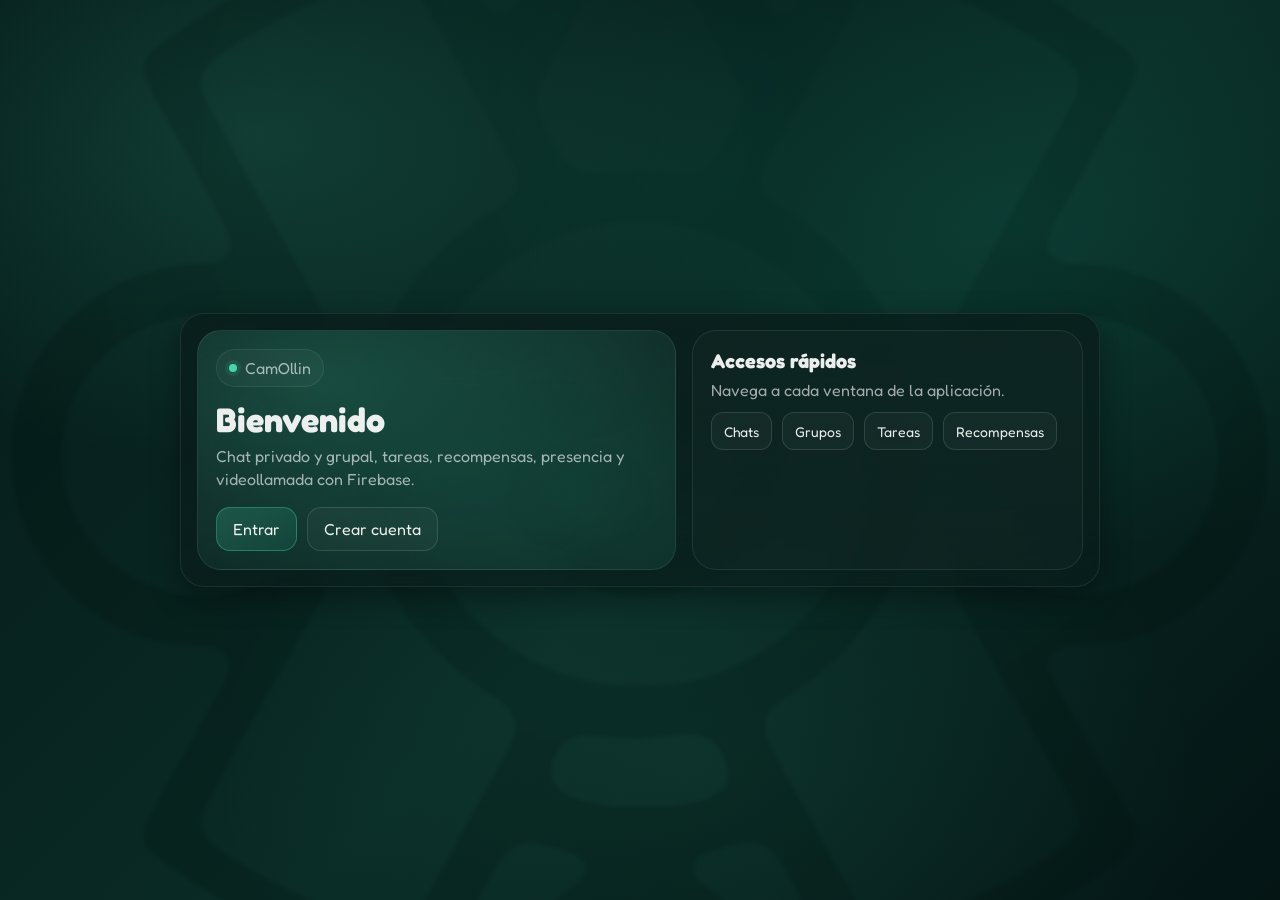
<file: index.html>
<!doctype html>
<html lang="es">
<head>
  <meta charset="utf-8" />
  <meta name="viewport" content="width=device-width, initial-scale=1" />
  <link rel="stylesheet" href="styles.css" />
  <title>Bienvenida</title>
</head>
<body>
  <div class="auth">
    <div class="card authCard">
      <div class="hero">
        <div class="pill"><span class="badgeDot"></span> CamOllin</div>
        <h1 class="h1" style="margin-top:14px;">Bienvenido</h1>
        <p class="p">Chat privado y grupal, tareas, recompensas, presencia y videollamada con Firebase.</p>
        <div class="smallLinks" style="margin-top:16px;">
          <a class="btn primary" href="login.html">Entrar</a>
          <a class="btn" href="registro.html">Crear cuenta</a>
        </div>
      </div>

      <div class="form">
        <h2 class="h2">Accesos rápidos</h2>
        <p class="p">Navega a cada ventana de la aplicación.</p>
        <div class="smallLinks">
          <a class="btn small" href="dashboard.html">Chats</a>
          <a class="btn small" href="crear-grupo.html">Grupos</a>
          <a class="btn small" href="tareas-grupo.html">Tareas</a>
          <a class="btn small" href="recompensas.html">Recompensas</a>
        </div>
      </div>
    </div>
  </div>
</body>
</html>
</file>
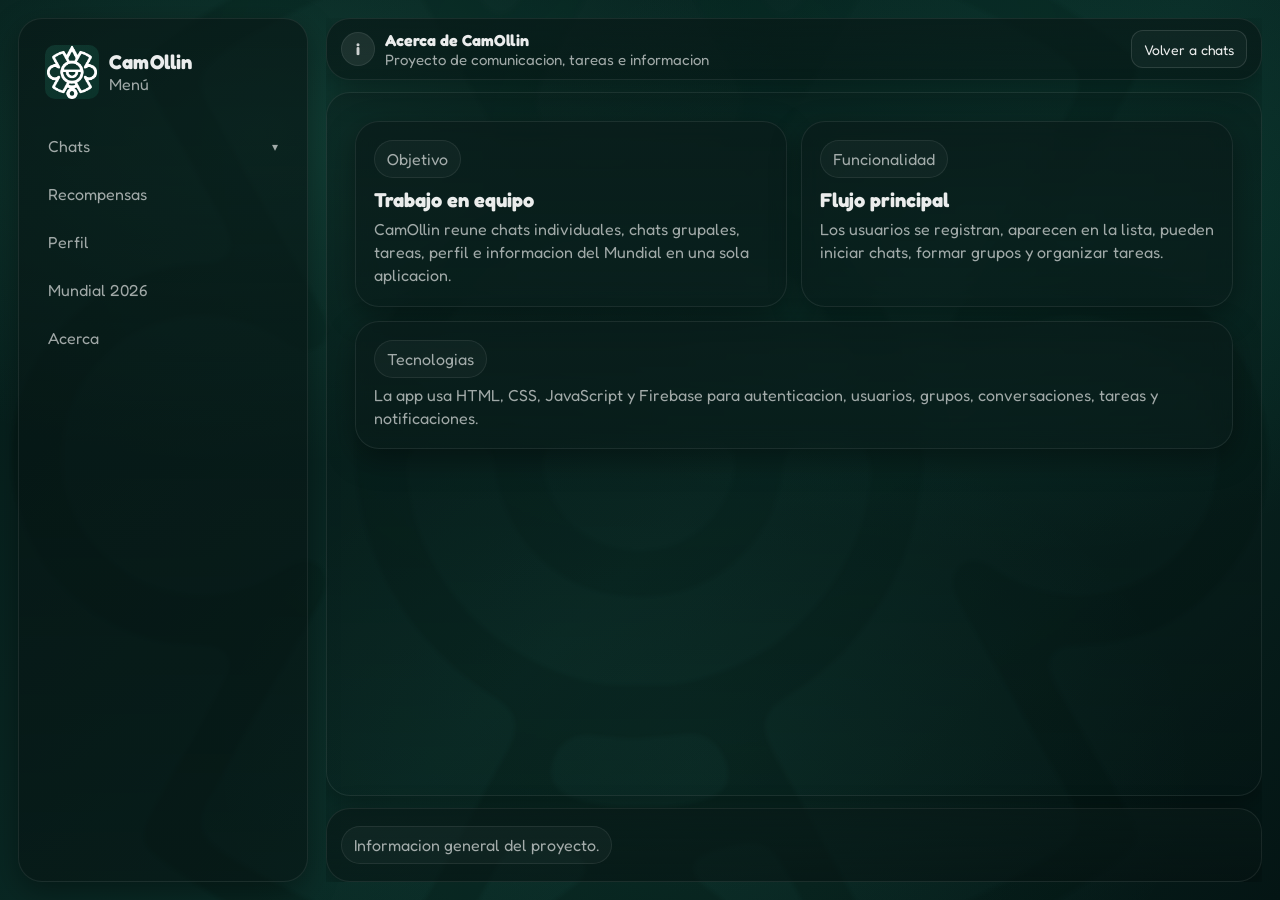
<file: acerca-de.html>
<!doctype html>
<html lang="es">
<head>
  <meta charset="utf-8" />
  <meta name="viewport" content="width=device-width,initial-scale=1" />
  <link rel="stylesheet" href="styles.css" />
  <title>Acerca de</title>
</head>
<body class="scrollPage">
<div class="app">
  <aside class="sidebar">
  <div class="brand">
    <div class="logo"></div>
    <div>
      <b class="titulo_logo">CamOllin</b>
      <div style="font-size:16px; color:var(--muted);">Menú</div>
    </div>
  </div>

  <div class="sideSection">
    <nav class="nav navGroup">

      <details class="navDropdown">
        <summary>Chats</summary>
        <div class="subNav">
          <a href="notificaciones.html">Notificaciones</a>
          <a href="dashboard.html">Chats</a>
          <a href="crear-grupo.html">Crear grupo</a>
          <a href="tareas-grupo.html">Tareas de grupo</a>
          <a href="crear-tarea.html">Crear tarea</a>
        </div>
      </details>

      <a href="recompensas.html">Recompensas</a>
      <a href="perfil.html">Perfil</a>
      <a href="mundial.html">Mundial 2026</a>
      <a href="acerca-de.html">Acerca</a>

    </nav>
  </div>
</aside>

  <main class="main">
    <header class="topbar">
      <div class="left"><div class="avatar">i</div><div><div class="title">Acerca de CamOllin</div><div class="sub">Proyecto de comunicacion, tareas e informacion</div></div></div>
      <div class="right"><a class="btn small" href="dashboard.html">Volver a chats</a></div>
    </header>

    <section class="stage scrollStage">
      <div class="container">
        <div class="grid2">
          <div class="card pad">
            <div class="pill">Objetivo</div>
            <h2 class="h2" style="margin-top:10px;">Trabajo en equipo</h2>
            <p class="p">CamOllin reune chats individuales, chats grupales, tareas, perfil e informacion del Mundial en una sola aplicacion.</p>
          </div>
          <div class="card pad">
            <div class="pill">Funcionalidad</div>
            <h2 class="h2" style="margin-top:10px;">Flujo principal</h2>
            <p class="p">Los usuarios se registran, aparecen en la lista, pueden iniciar chats, formar grupos y organizar tareas.</p>
          </div>
        </div>

        <div class="card pad" style="margin-top:14px;">
          <div class="pill">Tecnologias</div>
          <p class="p">La app usa HTML, CSS, JavaScript y Firebase para autenticacion, usuarios, grupos, conversaciones, tareas y notificaciones.</p>
        </div>
      </div>
    </section>

    <footer class="composer">
      <div class="pill">Informacion general del proyecto.</div>
    </footer>
  </main>
</div>
</body>
</html>
</file>
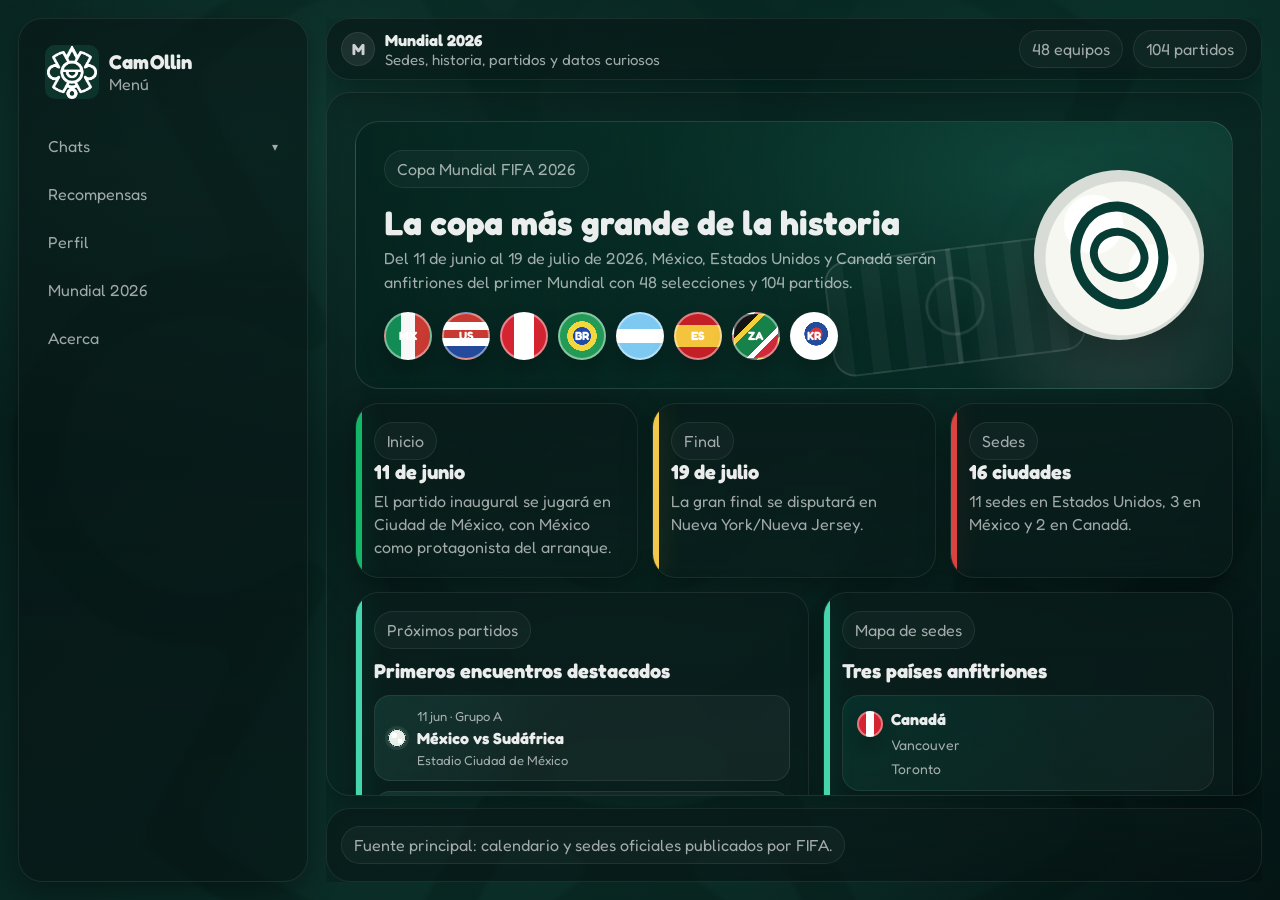
<file: mundial.html>
<!doctype html>
<html lang="es">
<head>
  <meta charset="utf-8" />
  <meta name="viewport" content="width=device-width,initial-scale=1" />
  <link rel="stylesheet" href="styles.css" />
  <title>Mundial 2026</title>
</head>
<body class="scrollPage">
<div class="app">
  <aside class="sidebar">
  <div class="brand">
    <div class="logo"></div>
    <div>
      <b class="titulo_logo">CamOllin</b>
      <div style="font-size:16px; color:var(--muted);">Menú</div>
    </div>
  </div>

  <div class="sideSection">
    <nav class="nav navGroup">

      <details class="navDropdown">
        <summary>Chats</summary>
        <div class="subNav">
          <a href="notificaciones.html">Notificaciones</a>
          <a href="dashboard.html">Chats</a>
          <a href="crear-grupo.html">Crear grupo</a>
          <a href="tareas-grupo.html">Tareas de grupo</a>
          <a href="crear-tarea.html">Crear tarea</a>
        </div>
      </details>

      <a href="recompensas.html">Recompensas</a>
      <a href="perfil.html">Perfil</a>
      <a href="mundial.html">Mundial 2026</a>
      <a href="acerca-de.html">Acerca</a>

    </nav>
  </div>
</aside>

  <main class="main">
    <header class="topbar">
      <div class="left"><div class="avatar">M</div><div><div class="title">Mundial 2026</div><div class="sub">Sedes, historia, partidos y datos curiosos</div></div></div>
      <div class="right"><span class="pill">48 equipos</span><span class="pill">104 partidos</span></div>
    </header>

    <section class="stage scrollStage">
      <div class="container worldPage">
        <section class="worldHero">
          <div class="worldHeroText">
            <div class="pill">Copa Mundial FIFA 2026</div>
            <h1 class="h1">La copa m&aacute;s grande de la historia</h1>
            <p class="p">Del 11 de junio al 19 de julio de 2026, M&eacute;xico, Estados Unidos y Canad&aacute; ser&aacute;n anfitriones del primer Mundial con 48 selecciones y 104 partidos.</p>
            <div class="flagOrbit">
              <span class="flag mx">MX</span><span class="flag us">US</span><span class="flag ca">CA</span><span class="flag br">BR</span><span class="flag ar">AR</span><span class="flag es">ES</span><span class="flag za">ZA</span><span class="flag kr">KR</span>
            </div>
          </div>
          <div class="worldBall" aria-hidden="true"><span></span></div>
        </section>

        <section class="worldStats">
          <article class="card pad">
            <div class="pill">Inicio</div>
            <h2 class="h2">11 de junio</h2>
            <p class="p">El partido inaugural se jugar&aacute; en Ciudad de M&eacute;xico, con M&eacute;xico como protagonista del arranque.</p>
          </article>
          <article class="card pad">
            <div class="pill">Final</div>
            <h2 class="h2">19 de julio</h2>
            <p class="p">La gran final se disputar&aacute; en Nueva York/Nueva Jersey.</p>
          </article>
          <article class="card pad">
            <div class="pill">Sedes</div>
            <h2 class="h2">16 ciudades</h2>
            <p class="p">11 sedes en Estados Unidos, 3 en M&eacute;xico y 2 en Canad&aacute;.</p>
          </article>
        </section>

        <section class="worldSplit">
          <article class="card pad">
            <div class="pill">Pr&oacute;ximos partidos</div>
            <h2 class="h2" style="margin-top:10px;">Primeros encuentros destacados</h2>
            <div class="matchList">
              <div class="matchRow"><span>11 jun &middot; Grupo A</span><b>M&eacute;xico vs Sud&aacute;frica</b><small>Estadio Ciudad de M&eacute;xico</small></div>
              <div class="matchRow"><span>11 jun &middot; Grupo A</span><b>Rep&uacute;blica de Corea vs repesca UEFA</b><small>Estadio Guadalajara</small></div>
              <div class="matchRow"><span>12 jun &middot; Grupo B</span><b>Canad&aacute; inicia su camino mundialista</b><small>Estadio Toronto</small></div>
              <div class="matchRow"><span>12 jun &middot; Grupo D</span><b>Estados Unidos debuta como anfitri&oacute;n</b><small>Estadio Los &Aacute;ngeles</small></div>
              <div class="matchRow"><span>Fase final</span><b>Octavos, cuartos, semifinales y final</b><small>Los clasificados deber&aacute;n jugar hasta 8 partidos para ser campeones.</small></div>
            </div>
          </article>

          <article class="card pad">
            <div class="pill">Mapa de sedes</div>
            <h2 class="h2" style="margin-top:10px;">Tres pa&iacute;ses anfitriones</h2>
            <div class="hostMap">
              <div><b>Canad&aacute;</b><span>Vancouver</span><span>Toronto</span></div>
              <div><b>M&eacute;xico</b><span>Ciudad de M&eacute;xico</span><span>Guadalajara</span><span>Monterrey</span></div>
              <div><b>Estados Unidos</b><span>Atlanta, Boston, Dallas, Houston</span><span>Kansas City, Los &Aacute;ngeles, Miami</span><span>Nueva York/Nueva Jersey, Filadelfia, San Francisco Bay Area, Seattle</span></div>
            </div>
          </article>
        </section>

        <section class="card pad">
          <div class="pill">Historia mundialista</div>
          <div class="timeline">
            <div><b>1930</b><span>Uruguay organiz&oacute; y gan&oacute; la primera Copa Mundial.</span></div>
            <div><b>1970</b><span>M&eacute;xico fue el primer pa&iacute;s de Norteam&eacute;rica en recibir el torneo.</span></div>
            <div><b>1986</b><span>M&eacute;xico volvi&oacute; a ser sede y dej&oacute; momentos hist&oacute;ricos en el Estadio Azteca.</span></div>
            <div><b>1994</b><span>Estados Unidos organiz&oacute; un Mundial que impuls&oacute; el f&uacute;tbol en Norteam&eacute;rica.</span></div>
            <div><b>2026</b><span>Por primera vez, tres pa&iacute;ses organizan juntos una Copa Mundial masculina.</span></div>
          </div>
        </section>

        <section class="worldSplit">
          <article class="card pad">
            <div class="pill">Datos curiosos</div>
            <div class="curiousGrid">
              <div><b>M&aacute;s selecciones</b><p class="p">El salto a 48 equipos abre m&aacute;s oportunidades para pa&iacute;ses debutantes.</p></div>
              <div><b>M&aacute;s partidos</b><p class="p">Ser&aacute;n 104 encuentros, una expansi&oacute;n enorme frente a torneos anteriores.</p></div>
              <div><b>Tres culturas</b><p class="p">El torneo mezclar&aacute; afici&oacute;n, ciudades y tradiciones de Canad&aacute;, M&eacute;xico y Estados Unidos.</p></div>
              <div><b>Final especial</b><p class="p">La final ser&aacute; en el &aacute;rea de Nueva York/Nueva Jersey, una de las zonas urbanas m&aacute;s grandes del mundo.</p></div>
            </div>
          </article>

          <article class="card pad mascotInfo">
            <div class="pill">Mascotas</div>
            <h2 class="h2" style="margin-top:10px;">Maple, Zayu y Clutch</h2>
            <div class="mascotLine">
              <div class="mascotVector maple"><span></span><b>Maple</b></div>
              <div class="mascotVector zayu"><span></span><b>Zayu</b></div>
              <div class="mascotVector clutch"><span></span><b>Clutch</b></div>
            </div>
            <p class="p">Representan a Canad&aacute;, M&eacute;xico y Estados Unidos con un estilo colorido para acompa&ntilde;ar el ambiente mundialista.</p>
          </article>
        </section>

        <section class="card pad">
          <div class="pill">C&oacute;mo usar esta info en CamOllin</div>
          <div class="useIdeas">
            <span>Crear grupos por sede</span>
            <span>Asignar tareas por partido</span>
            <span>Compartir datos curiosos en chats</span>
            <span>Organizar calendarios de transmisi&oacute;n</span>
            <span>Preparar exposiciones por pa&iacute;s</span>
          </div>
        </section>
      </div>
    </section>

    <footer class="composer">
      <div class="pill">Fuente principal: calendario y sedes oficiales publicados por FIFA.</div>
    </footer>
  </main>
</div>
</body>
</html>
</file>
<file: styles.css>
@import url("https://fonts.googleapis.com/css2?family=Fredoka:wght@300;350;400&display=swap");

:root{
  --bg0:#051a18;
  --bg1:#0a2b26;
  --bg2:#041514;

  --panel:rgba(9, 28, 26, .78);
  --panel2:rgba(9, 28, 26, .62);
  --stroke:rgba(255,255,255,.08);
  --stroke2:rgba(255,255,255,.12);

  --text:rgba(255,255,255,.92);
  --muted:rgba(255,255,255,.62);
  --muted2:rgba(255,255,255,.42);

  --accent:#45d6ad;
  --accent2:#1bbd93;
  --danger:#ff6b6b;
  --warn:#ffd166;

  --shadow:0 18px 50px rgba(0,0,0,.45);
  --shadow2:0 10px 30px rgba(0,0,0,.35);

  --r12:12px;
  --r16:16px;
  --r20:20px;
  --r24:24px;

  --gap:14px;
  --max:1200px;
}

.hidden{
  display:none !important;
}

*{box-sizing:border-box}
html{min-height:100%}
body{
  height:100%;
  min-height:100%;
  margin:0;
  font-family: "Fredoka", ui-sans-serif, system-ui, -apple-system, Segoe UI, Roboto, Arial, "Noto Sans", "Helvetica Neue", sans-serif;
  color:var(--text);
  position: relative;
  min-height: 100vh;
  background:
    radial-gradient(900px 550px at 20% 15%, rgba(69,214,173,.16), transparent 60%),
    radial-gradient(900px 550px at 80% 25%, rgba(27,189,147,.12), transparent 60%),
    radial-gradient(900px 650px at 55% 85%, rgba(69,214,173,.08), transparent 55%),
    linear-gradient(135deg, var(--bg0), var(--bg1) 55%, var(--bg2));
  overflow:hidden;
}

body::before {
  content: "";
  position: absolute;
  inset: 0;
  z-index: -1;
  background: url("./Recursos/logo_fondo.png") center center / 100% auto no-repeat;
  opacity: .2;
  pointer-events: none;
}

.titulo_logo{
  font-size:20px;
  letter-spacing:0.2px;
}


a{color:inherit; text-decoration:none}
a:hover{opacity:.95}

.container{max-width:var(--max); margin:0 auto; padding:28px}

.card{
  background:linear-gradient(180deg, var(--panel), var(--panel2));
  border:1px solid var(--stroke);
  border-radius:var(--r24);
  box-shadow:var(--shadow2);
  backdrop-filter: blur(10px);
}
.card.pad{padding:18px}

.pill{
  display:inline-flex; align-items:center; gap:8px;
  padding:8px 12px; border-radius:999px;
  border:1px solid var(--stroke);
  background:rgba(255,255,255,.03);
  color:var(--muted);
  font-size:16px;
}

.h1{font-size:34px; line-height:1.1; margin:0}
.h2{font-size:20px; margin:0}
.p{margin:6px 0 0; color:var(--muted); line-height:1.45}

.btn{
  display:inline-flex; align-items:center; justify-content:center; gap:10px;
  height:44px; padding:0 16px;
  border-radius:14px;
  border:1px solid var(--stroke2);
  background:rgba(255,255,255,.03);
  color:var(--text);
  cursor:pointer;
}
.btn:hover{border-color:rgba(255,255,255,.18)}
.btn.primary{
  background:linear-gradient(135deg, rgba(69,214,173,.22), rgba(27,189,147,.12));
  border-color:rgba(69,214,173,.35);
}
.btn.ghost{background:transparent}
.btn.danger{border-color:rgba(255,107,107,.35); background:rgba(255,107,107,.08)}
.btn.small{height:38px; border-radius:12px; padding:0 12px; font-size:14px}
.btn.disabled{opacity:.45; pointer-events:none}

.input, .select, .textarea{
  width:100%;
  background:rgba(255,255,255,.03);
  border:1px solid var(--stroke);
  border-radius:14px;
  padding:12px 12px;
  color:var(--text);
  outline:none;
}
.textarea{min-height:110px; resize:vertical}
.input:focus,.select:focus,.textarea:focus{
  border-color:rgba(69,214,173,.35);
  box-shadow:0 0 0 4px rgba(69,214,173,.08);
}

.grid2{display:grid; grid-template-columns:1fr 1fr; gap:14px}
.grid3{display:grid; grid-template-columns:repeat(3,1fr); gap:14px}
@media (max-width: 900px){
  .grid2,.grid3{grid-template-columns:1fr}
}

/* ===== App Layout (sidebar + main) ===== */
.app{
  height:100dvh;
  min-height:0;
  display:grid;
  grid-template-columns: 290px 1fr;
  gap:18px;
  padding:18px;
  overflow:hidden;
}
@media (max-width: 1200px){
  .app{grid-template-columns:1fr; min-height:100vh; height:auto; overflow:visible}
  .main{min-height:72vh}
}

.sidebar{
  height:100%;
  min-height:0;
  overflow-y:auto;
  overflow-x:hidden;
  overscroll-behavior:contain;
  padding:16px;
  border-radius:var(--r24);
  background:linear-gradient(180deg, rgba(8,25,23,.72), rgba(6,18,17,.55));
  border:1px solid var(--stroke);
  box-shadow:var(--shadow2);
}
.sidebar::-webkit-scrollbar{width:8px}
.sidebar::-webkit-scrollbar-thumb{background:rgba(255,255,255,.10); border-radius:999px}
.brand{
  display:flex; align-items:center; gap:10px;
  padding:10px 10px 16px;
}
.logo{
  width:54px; height:54px; border-radius:10px;
  background:
    url("./Recursos/logo.png") center/contain no-repeat,
    linear-gradient(135deg, rgba(69, 214, 173, 0.137), rgba(27,189,147,.12));
  
  overflow:hidden;
}
.brand b{letter-spacing:.2px}
.sideSection{margin-top:10px}
.nav{
  display:flex; flex-direction:column; gap:6px;
  margin-top:10px;
}
.nav a{
  display:flex; align-items:center; justify-content:space-between;
  padding:10px 12px;
  border-radius:14px;
  border:1px solid transparent;
  color:var(--muted);
}
.nav a:hover{background:rgba(255,255,255,.03); color:var(--text)}
.nav a.active{
  background:rgba(69,214,173,.10);
  border-color:rgba(69,214,173,.18);
  color:var(--text);
}

.list{
  margin-top:12px;
  display:flex; flex-direction:column; gap:8px;
  max-height:56vh; overflow:auto; padding-right:4px;
}
.list::-webkit-scrollbar{width:8px}
.list::-webkit-scrollbar-thumb{background:rgba(255,255,255,.08); border-radius:999px}
.list.compact{max-height:30vh}
#contactsList{max-height:clamp(190px, 34vh, 330px)}
#groupsList{max-height:clamp(110px, 18vh, 170px)}
.item{
  display:flex; gap:10px; align-items:center;
  padding:10px;
  border-radius:16px;
  border:1px solid transparent;
  color:var(--muted);
}
.item:hover{background:rgba(255,255,255,.03); color:var(--text)}
.item.active{
  background:rgba(69,214,173,.10);
  border-color:rgba(69,214,173,.18);
  color:var(--text);
}
.avatar{
  width:34px; height:34px; border-radius:999px;
  background:rgba(255,255,255,.08);
  border:1px solid var(--stroke);
  display:grid; place-items:center;
  font-weight:700; color:rgba(255,255,255,.78);
  overflow:hidden;
}
.avatar img{width:100%; height:100%; object-fit:cover; display:block}
.item .meta{font-size:12px; color:var(--muted2)}
.item .name{font-weight:650; color:var(--text); font-size:14px}
.itemText{min-width:0}
.mutedBlock,.emptyState{
  color:var(--muted);
  padding:18px;
  text-align:center;
}
.withStatus{position:relative}
.statusDot{
  width:10px;
  height:10px;
  border-radius:999px;
  background:var(--muted2);
  border:2px solid #08201d;
  position:absolute;
  right:-1px;
  bottom:-1px;
}
.statusDot.online{
  background:var(--accent);
  box-shadow:0 0 0 4px rgba(69,214,173,.12);
}
.stackList{
  margin-top:12px;
  display:grid;
  gap:8px;
  max-height:360px;
  overflow:auto;
}
.checkRow{
  display:flex;
  align-items:center;
  gap:10px;
  padding:10px;
  border:1px solid var(--stroke);
  border-radius:14px;
  color:var(--muted);
}
.checkRow small{color:var(--muted2)}
.item.bordered{
  border:1px solid var(--stroke);
  margin-top:10px;
}
.notificationHeader{
  display:flex;
  align-items:flex-start;
  justify-content:space-between;
  gap:12px;
  flex-wrap:wrap;
  margin-bottom:14px;
}
.notificationsList{
  display:grid;
  gap:10px;
  max-height:calc(100dvh - 260px);
  overflow-y:auto;
  padding-right:4px;
}
.notificationsList::-webkit-scrollbar{width:8px}
.notificationsList::-webkit-scrollbar-thumb{background:rgba(255,255,255,.12); border-radius:999px}
.notificationItem{
  display:flex;
  align-items:center;
  gap:12px;
  padding:12px;
  border-radius:18px;
  border:1px solid rgba(255,255,255,.09);
  background:
    linear-gradient(135deg, rgba(0,255,204,.08), transparent 42%),
    rgba(255,255,255,.035);
}
.notificationAvatar{
  flex:0 0 auto;
  background:linear-gradient(135deg, rgba(69,214,173,.28), rgba(241,200,75,.18));
}
.notificationBody{
  min-width:0;
  flex:1;
}
.notificationDate{
  flex:0 0 auto;
  text-align:right;
}
.compactSelect{
  width:auto;
  min-width:180px;
  height:38px;
  padding:0 10px;
}
.videoStage{
  position:relative;
  display:grid;
  place-items:center;
  min-height:0;
}
.remoteVideo{
  width:100%;
  height:100%;
  display:grid;
  place-items:center;
  color:var(--muted);
  background:rgba(0,0,0,.24);
}
.localVideo{
  position:absolute;
  right:18px;
  bottom:18px;
  width:min(260px, 36vw);
  aspect-ratio:16/10;
  object-fit:cover;
  border:1px solid var(--stroke2);
  border-radius:16px;
  background:rgba(255,255,255,.04);
  box-shadow:var(--shadow2);
}
.worldHero{
  min-height:220px;
  position:relative;
  display:flex;
  align-items:center;
  justify-content:space-between;
  gap:28px;
  padding:28px;
  border:1px solid rgba(255,255,255,.12);
  border-radius:var(--r24);
  background:
    linear-gradient(90deg, rgba(4,21,20,.76), rgba(4,21,20,.22)),
    radial-gradient(700px 260px at 80% 20%, rgba(69,214,173,.24), transparent 60%),
    linear-gradient(135deg, rgba(14,111,84,.72), rgba(8,42,38,.84));
  overflow:hidden;
}
.worldHero::before{
  content:"";
  position:absolute;
  inset:auto -70px -120px auto;
  width:360px;
  height:360px;
  border-radius:50%;
  background:radial-gradient(circle, rgba(255,255,255,.14), transparent 62%);
  pointer-events:none;
}
.worldHero::after{
  content:"";
  position:absolute;
  right:150px;
  bottom:24px;
  width:250px;
  height:112px;
  border:2px solid rgba(255,255,255,.16);
  border-radius:22px;
  background:
    linear-gradient(90deg, transparent 49%, rgba(255,255,255,.14) 49% 51%, transparent 51%),
    radial-gradient(circle at 50% 50%, transparent 0 19%, rgba(255,255,255,.14) 20% 21%, transparent 22%),
    repeating-linear-gradient(90deg, rgba(255,255,255,.05) 0 18px, transparent 18px 36px);
  opacity:.75;
  transform:rotate(-7deg);
  pointer-events:none;
}
.worldPage{
  display:grid;
  gap:14px;
  padding-bottom:18px;
}
.worldHeroText{
  position:relative;
  z-index:1;
  max-width:760px;
}
.worldHeroText .h1{
  max-width:680px;
  margin-top:16px;
}
.flagOrbit{
  display:flex;
  flex-wrap:wrap;
  gap:10px;
  margin-top:18px;
}
.flag{
  width:48px;
  height:48px;
  display:grid;
  place-items:center;
  border-radius:50%;
  color:#fff;
  font-size:12px;
  font-weight:800;
  border:2px solid rgba(255,255,255,.44);
  box-shadow:0 12px 22px rgba(0,0,0,.22);
}
.flag.mx{background:linear-gradient(90deg,#128b54 0 33%,#f8f8f8 33% 66%,#c83a32 66%)}
.flag.us{background:linear-gradient(180deg,#c83a32 0 18%,#fff 18% 36%,#c83a32 36% 54%,#fff 54% 72%,#234a9b 72%)}
.flag.ca{background:linear-gradient(90deg,#d42431 0 28%,#fff 28% 72%,#d42431 72%)}
.flag.br{background:radial-gradient(circle,#2049a8 0 28%,#f3d83d 29% 47%,#239b56 48%)}
.flag.ar{background:linear-gradient(180deg,#7dc9f2 0 33%,#fff 33% 66%,#7dc9f2 66%)}
.flag.es{background:linear-gradient(180deg,#c31f26 0 25%,#f5c43d 25% 75%,#c31f26 75%)}
.flag.za{background:linear-gradient(135deg,#151515 0 28%,#f2d13d 28% 36%,#168249 36% 64%,#fff 64% 72%,#d0293a 72%)}
.flag.kr{background:radial-gradient(circle at 55% 45%,#d7353a 0 18%,#234a9b 19% 34%,#fff 35%)}
.worldBall{
  position:relative;
  z-index:1;
  flex:0 0 170px;
  width:170px;
  height:170px;
  border-radius:50%;
  background:
    radial-gradient(circle at 35% 32%, rgba(255,255,255,.95) 0 18%, transparent 19%),
    radial-gradient(circle at 70% 58%, rgba(255,255,255,.9) 0 15%, transparent 16%),
    radial-gradient(circle at 52% 52%, #f7f7f1 0 61%, #d7ddd6 62% 100%);
  box-shadow:0 22px 42px rgba(0,0,0,.32);
}
.worldBall span,
.worldBall::after{
  content:"";
  position:absolute;
  inset:34px;
  border-radius:44% 56% 42% 58%;
  border:10px solid #073c35;
  transform:rotate(28deg);
}
.worldBall::after{
  inset:57px;
  border-width:8px;
  transform:rotate(-22deg);
}
.worldStats{
  display:grid;
  grid-template-columns:repeat(3, minmax(0,1fr));
  gap:14px;
}
.worldStats .card,
.worldSplit .card,
.timeline div,
.curiousGrid div{
  position:relative;
  overflow:hidden;
}
.worldStats .card::before,
.worldSplit .card::before,
.timeline div::before,
.curiousGrid div::before{
  content:"";
  position:absolute;
  inset:0 auto 0 0;
  width:6px;
  background:var(--worldStripe, var(--accent));
  box-shadow:0 0 24px var(--worldGlow, rgba(0,255,204,.18));
}
.worldStats .card:nth-child(1){--worldStripe:#13b768; --worldGlow:rgba(19,183,104,.24)}
.worldStats .card:nth-child(2){--worldStripe:#f1c84b; --worldGlow:rgba(241,200,75,.24)}
.worldStats .card:nth-child(3){--worldStripe:#d94442; --worldGlow:rgba(217,68,66,.24)}
.worldSplit{
  display:grid;
  grid-template-columns:1.05fr .95fr;
  gap:14px;
}
.matchList{
  display:grid;
  gap:10px;
  margin-top:12px;
}
.matchRow{
  position:relative;
  display:grid;
  gap:4px;
  padding:12px 12px 12px 42px;
  border-radius:16px;
  background:
    linear-gradient(135deg, rgba(0,255,204,.06), transparent 46%),
    rgba(255,255,255,.045);
  border:1px solid rgba(255,255,255,.08);
}
.matchRow::before{
  content:"";
  position:absolute;
  left:13px;
  top:50%;
  width:18px;
  height:18px;
  border-radius:50%;
  transform:translateY(-50%);
  background:
    radial-gradient(circle at 35% 35%, #fff 0 17%, transparent 18%),
    radial-gradient(circle at 67% 67%, #fff 0 14%, transparent 15%),
    radial-gradient(circle, #e8efe9 0 62%, #0c3a33 63% 68%, #e8efe9 69%);
  box-shadow:0 0 0 3px rgba(255,255,255,.08);
}
.matchRow span,
.matchRow small{
  color:var(--muted);
  font-size:13px;
}
.hostMap{
  display:grid;
  gap:12px;
  margin-top:12px;
}
.hostMap div{
  position:relative;
  overflow:hidden;
  display:grid;
  gap:7px;
  padding:13px 13px 13px 48px;
  border-radius:18px;
  background:linear-gradient(135deg, rgba(0,255,204,.08), rgba(255,255,255,.035));
  border:1px solid rgba(255,255,255,.08);
}
.hostMap div::before{
  content:"";
  position:absolute;
  left:14px;
  top:15px;
  width:22px;
  height:22px;
  border-radius:50%;
  border:2px solid rgba(255,255,255,.38);
  box-shadow:0 10px 16px rgba(0,0,0,.18);
}
.hostMap div:nth-child(1)::before{background:linear-gradient(90deg,#d42431 0 30%,#fff 30% 70%,#d42431 70%)}
.hostMap div:nth-child(2)::before{background:linear-gradient(90deg,#128b54 0 33%,#fff 33% 66%,#c83a32 66%)}
.hostMap div:nth-child(3)::before{background:linear-gradient(180deg,#c83a32 0 17%,#fff 17% 34%,#c83a32 34% 51%,#fff 51% 68%,#234a9b 68%)}
.hostMap span{
  color:var(--muted);
  font-size:14px;
}
.timeline{
  display:grid;
  grid-template-columns:repeat(5, minmax(0,1fr));
  gap:12px;
  margin-top:14px;
}
.timeline div,
.curiousGrid div{
  display:grid;
  gap:8px;
  padding:14px;
  border-radius:18px;
  background:rgba(255,255,255,.04);
  border:1px solid rgba(255,255,255,.08);
}
.timeline div:nth-child(1){--worldStripe:#f1c84b}
.timeline div:nth-child(2){--worldStripe:#13b768}
.timeline div:nth-child(3){--worldStripe:#d94442}
.timeline div:nth-child(4){--worldStripe:#3e7ad9}
.timeline div:nth-child(5){--worldStripe:#00ffcc}
.curiousGrid div:nth-child(1){--worldStripe:#13b768}
.curiousGrid div:nth-child(2){--worldStripe:#f1c84b}
.curiousGrid div:nth-child(3){--worldStripe:#d94442}
.curiousGrid div:nth-child(4){--worldStripe:#3e7ad9}
.timeline b{
  color:var(--accent);
  font-size:22px;
}
.timeline span{
  color:var(--muted);
  line-height:1.35;
}
.curiousGrid{
  display:grid;
  grid-template-columns:repeat(2, minmax(0,1fr));
  gap:12px;
  margin-top:14px;
}
.mascotInfo{
  overflow:hidden;
}
.mascotLine{
  display:flex;
  flex-wrap:wrap;
  gap:12px;
  margin:16px 0;
}
.mascotVector{
  width:112px;
  min-height:138px;
  display:grid;
  justify-items:center;
  gap:8px;
  padding:10px;
  border-radius:20px;
  background:rgba(255,255,255,.045);
  border:1px solid rgba(255,255,255,.08);
}
.mascotVector span{
  position:relative;
  width:72px;
  height:86px;
  border-radius:48% 48% 42% 42%;
  background:var(--mascot);
  box-shadow:inset -10px -14px 0 rgba(0,0,0,.16), 0 14px 20px rgba(0,0,0,.18);
}
.mascotVector span::before,
.mascotVector span::after{
  content:"";
  position:absolute;
  background:#fff;
}
.mascotVector span::before{
  width:15px;
  height:15px;
  left:17px;
  top:26px;
  border-radius:50%;
  box-shadow:24px 0 0 #fff;
}
.mascotVector span::after{
  width:30px;
  height:13px;
  left:21px;
  top:55px;
  border-bottom:3px solid #fff;
  border-radius:0 0 22px 22px;
  background:transparent;
}
.maple{--mascot:#dd3f34}
.zayu{--mascot:#f0b529}
.clutch{--mascot:#3e7ad9}
.useIdeas{
  display:flex;
  flex-wrap:wrap;
  gap:10px;
  margin-top:14px;
}
.useIdeas span{
  padding:10px 13px;
  border-radius:999px;
  color:#e9fffb;
  background:rgba(0,255,204,.09);
  border:1px solid rgba(0,255,204,.16);
}

.main{
  display:grid;
  grid-template-rows: 62px 1fr 74px;
  gap:12px;
  min-width:0;
  min-height:0;
  overflow:hidden;
}

.topbar{
  display:flex; align-items:center; justify-content:space-between;
  padding:12px 14px;
  border-radius:var(--r24);
  background:linear-gradient(180deg, rgba(8,25,23,.72), rgba(6,18,17,.55));
  border:1px solid var(--stroke);
  box-shadow:var(--shadow2);
}
.topbar .left{display:flex; align-items:center; gap:10px}
.topbar .title{font-weight:750}
.topbar .sub{font-size:15px; color:var(--muted)}
.topbar .right{display:flex; align-items:center; gap:10px}


/* Floating incoming call dialog */
.incomingCall {
  position: fixed;
  top: 50%;
  left: 50%;
  transform: translate(-50%, -50%);
  z-index: 10000;
  min-width: 320px;
  max-width: 90vw;
  display: flex;
  flex-direction: column;
  align-items: center;
  justify-content: center;
  gap: 18px;
  padding: 28px 24px;
  border-radius: 22px;
  border: 1.5px solid rgba(69,214,173,.22);
  background: linear-gradient(180deg, rgba(9,28,26,.97), rgba(6,18,17,.93));
  box-shadow: 0 8px 40px rgba(0,0,0,.45);
  font-size: 18px;
  text-align: center;
}

.incomingCall.hidden{display:none !important;}

.callActions{display:flex; gap:10px; flex-wrap:wrap;}

.callOverlay{
  position:fixed;
  inset:0;
  z-index:9999;
  display:grid;
  place-items:center;
  padding:20px;
  background:rgba(0,0,0,.7);
}

.callOverlay.hidden{display:none;}

.callPanel{
  width:min(1100px,100%);
  max-height:calc(100vh - 40px);
  overflow-y:auto;
  overflow-x:hidden;
  display:grid;
  gap:18px;
  background:linear-gradient(180deg, rgba(8,25,23,.96), rgba(6,18,17,.96));
  border:1px solid var(--stroke);
  border-radius:24px;
  box-shadow:var(--shadow);
  padding:22px;
}

/* Responsive call panel for landscape orientation */
@media (max-height: 700px) and (orientation: landscape){
  .callPanel{
    max-height:calc(100vh - 20px);
    padding:14px;
    gap:12px;
    overflow-y:auto;
  }
  
  .callHeader{
    gap:10px;
    min-height:0;
    flex-shrink:0;
  }
  
  .callGrid{
    gap:10px;
    min-height:0;
    flex-shrink:1;
  }
  
  .callBox{
    padding:10px;
    gap:8px;
    min-height:0;
  }
  
  .callVideo{
    min-height:0;
    max-height:240px;
    aspect-ratio:16/9;
    border-radius:12px;
  }
  
  .callBoxLabel{
    font-size:12px;
  }
  
  .callControls{
    gap:8px;
    flex-wrap:wrap;
    flex-shrink:0;
  }
  
  .callStateLabel{
    font-size:12px;
    margin-left:auto;
  }
}

.callHeader{
  display:flex;
  align-items:center;
  justify-content:space-between;
  gap:16px;
}

.callGrid{
  display:grid;
  grid-template-columns:1fr 1fr;
  gap:16px;
}

.callBox{
  border:1px solid rgba(255,255,255,.08);
  border-radius:20px;
  padding:14px;
  display:grid;
  gap:12px;
  background:rgba(255,255,255,.03);
}

.callBoxLabel{
  color:var(--muted);
  font-size:14px;
}

.callVideo{
  width:100%;
  aspect-ratio:16/9;
  background:#000;
  border-radius:18px;
  object-fit:cover;
}

/* Mirror local video horizontally */
#callLocalVideo {
  transform: scaleX(-1);
}

.callControls{
  display:flex;
  align-items:center;
  justify-content:space-between;
  gap:12px;
  flex-wrap:wrap;
}

.callStateLabel{
  color:var(--muted);
  font-size:14px;
  margin-left:auto;
}

@media (max-width: 900px){
  .callGrid{grid-template-columns:1fr;}
}

.stage{
  border-radius:var(--r24);
  background:linear-gradient(180deg, rgba(8,25,23,.45), rgba(6,18,17,.25));
  border:1px solid var(--stroke);
  box-shadow:var(--shadow2);
  overflow:hidden;
  min-height:0;
}
.stage.scrollStage{
  overflow-y:auto;
  overflow-x:hidden;
  overscroll-behavior:contain;
}
.stage.scrollStage::-webkit-scrollbar{width:10px}
.stage.scrollStage::-webkit-scrollbar-thumb{background:rgba(255,255,255,.12); border-radius:999px}

/* Chat view */
.chatWrap{
  height:100%;
  display:grid;
  grid-template-rows: 1fr;
  min-height:0;
}
.messages{
  height:auto;
  padding:16px;
  padding-right:4px;
  overflow-y:auto;
  display:flex;
  flex-direction:column;
  gap:6px;
  min-height:0;
}
.messages::-webkit-scrollbar{width:12px}
.messages::-webkit-scrollbar-track{background:rgba(255,255,255,.02); border-radius:999px}
.messages::-webkit-scrollbar-thumb{background:rgba(255,255,255,.2); border-radius:999px}
.messages::-webkit-scrollbar-thumb:hover{background:rgba(255,255,255,.3)}

.msg{
  width:fit-content;
  max-width:75%;
  margin:0;
  padding:10px 14px;
  border-radius:18px;
  border:1px solid var(--stroke);
  background:rgba(12, 34, 32, .75);
  word-break:break-word;
  overflow-wrap:break-word;
  word-wrap:break-word;
}
.msg.mine{
  margin-left:auto;
  background:#0F4D39;
  border-color:rgba(69,214,173,.18);
}
.msg.theirs{
  background:#2D6E5D;
  border-color:rgba(255,255,255,.10);
}
.msg.groupMsg.theirs .who{color:rgba(255,255,255,.84)}
.msgAvatar{
  width:26px;
  height:26px;
  border-radius:999px;
  overflow:hidden;
  border:1px solid rgba(255,255,255,.16);
  background:rgba(255,255,255,.10);
  display:grid;
  place-items:center;
  font-size:11px;
  font-weight:700;
  margin-bottom:6px;
}
.msgAvatar img{
  width:100%;
  height:100%;
  object-fit:cover;
}
.msg .who{font-size:12px; color:rgba(69,214,173,.85); font-weight:650}
.msg .time{font-size:12px; color:var(--muted2); margin-left:8px}
.msg .text{
  margin-top:6px;
  color:var(--text);
  line-height:1.4;
  word-break:break-word;
  overflow-wrap:break-word;
  white-space:pre-wrap;
}
.msg .metaRow{display:flex; align-items:center; justify-content:space-between; gap:10px}

.attachmentMessage{
  margin-top:8px;
}

.attachmentLink{
  display:flex;
  align-items:center;
  gap:10px;
  padding:10px 12px;
  background:rgba(69,214,173,.08);
  border:1px solid rgba(69,214,173,.18);
  border-radius:12px;
  text-decoration:none;
  color:var(--text);
  transition:all 0.2s ease;
}

.attachmentLink:hover{
  background:rgba(69,214,173,.15);
  border-color:rgba(69,214,173,.35);
  transform:translateY(-2px);
}

.attachmentIcon{
  font-size:24px;
  flex-shrink:0;
}

.attachmentDetails{
  min-width:0;
  flex:1;
}

.attachmentFileName{
  font-size:13px;
  color:var(--text);
  font-weight:500;
  overflow:hidden;
  text-overflow:ellipsis;
  white-space:nowrap;
}

.attachmentFileSize{
  font-size:11px;
  color:var(--muted2);
  margin-top:2px;
}

/* Image preview in messages */
.imagePreview {
  margin-top:8px;
  max-width:280px;
  border-radius:12px;
  overflow:hidden;
  border:1px solid var(--stroke);
  display:block;
}
.imagePreview img {
  width:100%;
  height:auto;
  display:block;
  cursor:pointer;
  transition:opacity 0.2s ease;
}
.imagePreview img:hover {
  opacity:0.85;
}

.composer{
  display:flex; align-items:center; gap:10px;
  padding:12px 14px;
  border-radius:var(--r24);
  background:linear-gradient(180deg, rgba(8,25,23,.72), rgba(6,18,17,.55));
  border:1px solid var(--stroke);
  box-shadow:var(--shadow2);
}
.composer .box{
  flex:1;
  display:flex; align-items:center; gap:10px;
  padding:10px 12px;
  border:1px solid var(--stroke);
  border-radius:18px;
  background:rgba(255,255,255,.03);
}
.iconBtn{
  width:36px; height:36px; border-radius:12px;
  border:1px solid var(--stroke);
  background:rgba(255,255,255,.02);
  display:grid; place-items:center;
  cursor:pointer;
  flex-shrink:0;
  font-size:18px;
  font-weight:bold;
}
.iconBtn:hover{border-color:rgba(255,255,255,.18)}

/* Attachment preview styles */
.attachmentPreview{
  padding:8px 12px;
  border-radius:12px;
  background:rgba(69,214,173,.08);
  border:1px solid rgba(69,214,173,.18);
  display:flex;
  align-items:center;
  gap:12px;
  animation:slideIn 0.2s ease-out;
}

.attachmentPreview.hidden{
  display:none !important;
}

@keyframes slideIn {
  from {
    opacity:0;
    transform:translateY(-10px);
  }
  to {
    opacity:1;
    transform:translateY(0);
  }
}

.attachmentItem{
  display:flex;
  align-items:center;
  gap:10px;
  flex:1;
  min-width:0;
}

.attachmentIcon{
  font-size:20px;
  flex-shrink:0;
}

.attachmentInfo{
  min-width:0;
  flex:1;
}

.attachmentName{
  font-size:13px;
  color:var(--text);
  font-weight:500;
  overflow:hidden;
  text-overflow:ellipsis;
  white-space:nowrap;
}

.attachmentSize{
  font-size:11px;
  color:var(--muted2);
  margin-top:2px;
}

.clearAttachmentBtn{
  width:24px;
  height:24px;
  border-radius:50%;
  border:none;
  background:rgba(255,107,107,.15);
  color:var(--danger);
  cursor:pointer;
  display:grid;
  place-items:center;
  flex-shrink:0;
  font-size:14px;
  font-weight:bold;
  transition:all 0.2s ease;
}

.clearAttachmentBtn:hover{
  background:rgba(255,107,107,.25);
  transform:scale(1.1);
}
.composer input{
  flex:1;
  border:none;
  background:transparent;
  color:var(--text);
  outline:none;
  font-size:15px;
}
kbd{
  font-size:11px;
  color:var(--muted2);
  border:1px solid var(--stroke);
  border-bottom-color:rgba(255,255,255,.18);
  padding:2px 6px;
  border-radius:8px;
  background:rgba(255,255,255,.02);
}

/* Auth pages */
.auth{
  min-height:100vh;
  display:grid;
  place-items:center;
  padding:28px;
}
.authCard{
  width:min(920px, 100%);
  display:grid;
  grid-template-columns: 1.1fr .9fr;
  gap:16px;
  padding:16px;
}
@media (max-width: 900px){
  .authCard{grid-template-columns:1fr}
}
.hero{
  padding:18px;
  border-radius:var(--r24);
  border:1px solid var(--stroke);
  background:
    radial-gradient(700px 420px at 25% 20%, rgba(69,214,173,.20), transparent 60%),
    radial-gradient(700px 520px at 80% 70%, rgba(27,189,147,.12), transparent 60%),
    rgba(255,255,255,.02);
}
.form{
  padding:18px;
  border-radius:var(--r24);
  border:1px solid var(--stroke);
  background:rgba(255,255,255,.02);
}
.form .row{display:grid; grid-template-columns:1fr 1fr; gap:12px}
@media (max-width: 900px){ .form .row{grid-template-columns:1fr} }
.help{font-size:13px; color:var(--muted); margin-top:10px}
.smallLinks{display:flex; gap:10px; flex-wrap:wrap; margin-top:10px}
.badgeDot{
  width:8px; height:8px; border-radius:999px;
  background:var(--accent);
  box-shadow:0 0 0 4px rgba(69,214,173,.10);
}

.profilePhotoPanel{
  margin-top:14px;
  display:grid;
  place-items:center;
  gap:12px;
}
.profilePhotoFrame{
  width:min(360px, 100%);
  aspect-ratio:1;
  border-radius:28px;
  border:1px solid var(--stroke2);
  background:rgba(255,255,255,.05);
  display:grid;
  place-items:center;
  overflow:hidden;
  box-shadow:var(--shadow2);
}
.profilePhotoFrame img{
  width:100%;
  height:100%;
  object-fit:cover;
  display:none;
}
.profilePhotoFrame.hasPhoto img{display:block}
.profilePhotoFrame.hasPhoto .profilePhotoFallback{display:none}
.profilePhotoFallback{
  width:42%;
  aspect-ratio:1;
  border-radius:999px;
  background:rgba(69,214,173,.16);
  display:grid;
  place-items:center;
  font-size:44px;
  color:var(--accent);
}
.photoActions{
  display:flex;
  gap:10px;
  flex-wrap:wrap;
  justify-content:center;
}
.srInput{
  position:absolute;
  width:1px;
  height:1px;
  opacity:0;
  pointer-events:none;
}

@media (max-width: 720px){
  :root{
    --r24:18px;
    --r20:16px;
    --r16:14px;
  }

  html,body{
    min-height:100%;
    height:auto;
  }

  body{
    overflow:auto;
    background:
      radial-gradient(600px 420px at 18% 0%, rgba(69,214,173,.14), transparent 58%),
      linear-gradient(135deg, var(--bg0), var(--bg1) 58%, var(--bg2));
  }

  .app{
    min-height:100svh;
    height:auto;
    grid-template-columns:1fr;
    gap:10px;
    padding:10px;
  }

  .sidebar{
    padding:12px;
    border-radius:18px;
    max-height:44svh;
    overflow-y:auto;
  }

  .brand{
    padding:4px 4px 10px;
  }

  .logo{
    width:50px;
    height:50px;
    border-radius:9px;
  }

  .sideSection{
    margin-top:8px;
  }

  .pill{
    padding:7px 10px;
    font-size:16px;
  }

  .nav{
    display:grid;
    grid-template-columns:repeat(2, minmax(0, 1fr));
    gap:6px;
  }

  .nav a{
    min-height:40px;
    padding:9px 10px;
    border-radius:12px;
    font-size:14px;
  }

  .list{
    max-height:210px;
  }

  .list.compact{
    max-height:150px;
  }

  #contactsList{max-height:190px}
  #groupsList{max-height:120px}

  .item{
    padding:9px;
    border-radius:14px;
  }

  .avatar{
    width:32px;
    height:32px;
    flex:0 0 32px;
  }

  .item .name{
    font-size:13px;
  }

  .item .meta{
    font-size:11px;
  }

  .main{
    grid-template-rows:auto minmax(420px, 1fr) auto;
    gap:10px;
    min-height:calc(100svh - 20px);
  }

  .scrollPage .app{
    min-height:100svh;
    height:auto;
    overflow:visible;
  }

  .scrollPage .main{
    grid-template-rows:auto auto auto;
    min-height:0;
    overflow:visible;
  }

  .scrollPage .stage,
  .scrollPage .stage.scrollStage{
    min-height:0;
    max-height:none;
    height:auto;
    overflow:visible;
  }

  .scrollPage .container{
    padding-bottom:calc(24px + env(safe-area-inset-bottom, 0px));
  }

  .scrollPage .notificationsList{
    max-height:none;
    overflow:visible;
  }

  .topbar{
    align-items:flex-start;
    gap:10px;
    padding:10px;
  }

  .topbar .right{
    flex-wrap:wrap;
    justify-content:flex-end;
  }

  .topbar .title{
    font-size:16px;
  }

  .topbar .sub{
    line-height:1.35;
  }

  .container{
    padding:14px;
  }

  .stage{
    border-radius:18px;
  }

  .messages{
    height:auto;
    padding:12px;
    padding-right:4px;
    overflow-y:auto;
    min-height:0;
  }

  .msg{
    width:fit-content;
    max-width:85%;
    padding:9px 12px;
    border-radius:16px;
    word-break:break-word;
    overflow-wrap:break-word;
  }

  .imagePreview {
    max-width:200px;
  }

  .msg .metaRow{
    align-items:flex-start;
    flex-direction:column;
    gap:2px;
  }

  .msg .time{
    margin-left:0;
  }

  .composer{
    gap:8px;
    padding:10px;
    border-radius:18px;
  }

  .composer .box{
    min-width:0;
    padding:9px 10px;
    border-radius:14px;
  }

  .composer input,
  .input,
  .select,
  .textarea{
    font-size:16px;
  }

  .iconBtn{
    width:34px;
    height:34px;
    border-radius:11px;
    flex:0 0 34px;
  }

  kbd{
    display:none;
  }

  .btn{
    min-height:42px;
    height:auto;
    padding:9px 12px;
    border-radius:12px;
  }

  .btn.small{
    min-height:36px;
    height:auto;
    padding:8px 10px;
    font-size:13px;
  }

  .compactSelect{
    width:100%;
    min-width:0;
  }

  .grid2,.grid3{
    grid-template-columns:1fr;
  }

  .card.pad{
    padding:14px;
  }

  .h1{
    font-size:28px;
  }

  .h2{
    font-size:18px;
  }

  .auth{
    min-height:100svh;
    padding:12px;
  }

  .authCard{
    padding:12px;
    gap:12px;
  }

  .hero,.form{
    padding:16px;
  }

  .smallLinks .btn{
    flex:1 1 150px;
  }

  .worldHero{
    min-height:190px;
    align-items:flex-start;
    padding:18px;
  }

  .worldBall{
    display:none;
  }

  .worldStats,
  .worldSplit,
  .timeline,
  .curiousGrid{
    grid-template-columns:1fr;
  }

  .flag{
    width:40px;
    height:40px;
    font-size:11px;
  }

  .mascotVector{
    flex:1 1 96px;
  }

  .videoStage{
    min-height:480px;
  }

  .localVideo{
    right:12px;
    bottom:12px;
    width:min(190px, 48vw);
  }
}

@media (max-width: 430px){
  .app{
    padding:8px;
  }

  .nav{
    grid-template-columns:1fr;
  }

  .main{
    grid-template-rows:auto minmax(360px, 1fr) auto;
  }

  .scrollPage .main{
    grid-template-rows:auto auto auto;
  }

  .topbar{
    flex-direction:column;
  }

  .topbar .right{
    width:100%;
    justify-content:flex-start;
  }

  .composer{
    align-items:stretch;
  }

  .composer .iconBtn{
    width:32px;
    height:32px;
    flex-shrink:0;
  }
  
  .attachmentPreview{
    padding:6px 10px;
    font-size:12px;
  }
  
  .attachmentName{
    font-size:12px;
  }

  .msg {
    width:fit-content;
    max-width:92%;
    word-break:break-word;
    overflow-wrap:break-word;
  }

  .imagePreview {
    max-width:160px;
  }
  
  .attachmentIcon{
    font-size:16px;
  }

  .composer .btn{
    flex:0 0 auto;
  }
}

/* ===== Menú fijo con submenú ===== */
.navGroup{
  display:flex;
  flex-direction:column;
  gap:6px;
}

.navDropdown{
  border-radius:14px;
}

.navDropdown summary{
  list-style:none;
  display:flex;
  align-items:center;
  justify-content:space-between;
  padding:10px 12px;
  border-radius:14px;
  border:1px solid transparent;
  color:var(--muted);
  cursor:pointer;
}

.navDropdown summary::-webkit-details-marker{
  display:none;
}

.navDropdown summary:hover{
  background:rgba(255,255,255,.03);
  color:var(--text);
}

.navDropdown[open] summary,
.navDropdown summary.active{
  background:rgba(69,214,173,.10);
  border-color:rgba(69,214,173,.18);
  color:var(--text);
}

.navDropdown summary::after{
  content:"▾";
  font-size:12px;
  color:var(--muted);
}

.subNav{
  display:flex;
  flex-direction:column;
  gap:5px;
  margin-top:6px;
  padding-left:14px;
}

.subNav a{
  font-size:14px;
  padding:9px 12px;
  border-radius:12px;
}

/* ===== Recuadro separado para chats en Dashboard ===== */
.chatsPanel{
  margin-top:28px;
}

.chatsBox{
  padding:12px;
  border:1px solid rgba(69,214,173,.18);
  border-radius:20px;
  background:linear-gradient(180deg, rgba(69,214,173,.055), rgba(255,255,255,.015));
  box-shadow:0 10px 26px rgba(0,0,0,.18);
}

.chatsTitle{
  width:100%;
  justify-content:flex-start;
  font-size:18px;
  color:var(--text);
  background:rgba(69,214,173,.08);
  border-color:rgba(69,214,173,.22);
}

.chatMiniTitle{
  margin-top:14px;
  margin-bottom:8px;
  display:flex;
  align-items:center;
  gap:8px;
  font-size:15px;
  font-weight:500;
  color:rgba(255,255,255,.82);
  letter-spacing:.2px;
}

.chatMiniTitle::before{
  content:"";
  width:8px;
  height:8px;
  border-radius:999px;
  background:var(--accent);
  box-shadow:0 0 12px rgba(69,214,173,.45);
}

.chatsList{
  margin-top:8px;
  max-height:190px;
  overflow-y:auto;
  padding-right:6px;
  border:1px solid rgba(255,255,255,.06);
  border-radius:16px;
  background:rgba(0,0,0,.08);
}

.chatsList.compact{
  max-height:150px;
}

.chatsList .item{
  border-radius:0;
  border-bottom:1px solid rgba(255,255,255,.06);
  padding:12px 10px;
}

.chatsList .item:last-child{
  border-bottom:none;
}

.chatsList .item:hover{
  background:rgba(69,214,173,.10);
}

.chatsList .item.active{
  background:rgba(69,214,173,.16);
  border-color:rgba(69,214,173,.20);
}

/* ===== Dashboard sidebar dividido en dos recuadros ===== */
.dashboardSidebar{
  display:flex;
  flex-direction:column;
  gap:14px;
  padding:0;
  background:transparent;
  border:none;
  box-shadow:none;
}

.menuBox,
.chatsBox{
  border-radius:24px;
  border:1px solid var(--stroke);
  background:linear-gradient(180deg, rgba(8,25,23,.72), rgba(6,18,17,.55));
  box-shadow:var(--shadow2);
  padding:16px;
}

.menuBox{
  flex-shrink:0;
}

.chatsBox{
  flex:1;
  min-height:0;
  display:flex;
  flex-direction:column;
  border-color:rgba(69,214,173,.16);
  background:
    radial-gradient(420px 260px at 50% 0%, rgba(69,214,173,.08), transparent 65%),
    linear-gradient(180deg, rgba(8,25,23,.72), rgba(6,18,17,.55));
}

.logoutBox{
  flex-shrink:0;
}

.chatsTitle{
  width:100%;
  justify-content:flex-start;
  font-size:18px;
  color:var(--text);
  background:rgba(69,214,173,.08);
  border-color:rgba(69,214,173,.22);
}

.chatMiniTitle{
  margin-top:14px;
  margin-bottom:8px;
  display:flex;
  align-items:center;
  gap:8px;
  font-size:15px;
  font-weight:500;
  color:rgba(255,255,255,.86);
  letter-spacing:.2px;
}

.chatMiniTitle::before{
  content:"";
  width:8px;
  height:8px;
  border-radius:999px;
  background:var(--accent);
  box-shadow:0 0 12px rgba(69,214,173,.45);
}

.chatsList{
  margin-top:8px;
  max-height:260px;
  overflow-y:auto;
  padding-right:6px;
  border:1px solid rgba(255,255,255,.06);
  border-radius:16px;
  background:rgba(0,0,0,.08);
}

.chatsList.compact{
  max-height:170px;
}

.chatsList .item{
  border-radius:0;
  border-bottom:1px solid rgba(255,255,255,.06);
  padding:12px 10px;
}

.chatsList .item:last-child{
  border-bottom:none;
}

.chatsList .item:hover{
  background:rgba(69,214,173,.10);
}

.chatsList .item.active{
  background:rgba(69,214,173,.16);
  border-color:rgba(69,214,173,.20);
}

/* Ajuste móvil para que no se vea apretado */
@media (max-width: 1200px){
  .dashboardSidebar{
    gap:12px;
  }

  .menuBox,
  .chatsBox{
    border-radius:18px;
    padding:12px;
  }

  .chatsList{
    max-height:220px;
  }

  .chatsList.compact{
    max-height:150px;
  }

  
}
/* ===== Chats recientes en dashboard ===== */
.recentChatsHome{
  width:min(760px, 100%);
  margin:0 auto;
  padding:20px;
  display:grid;
  gap:14px;
}

.recentHeader{
  display:flex;
  align-items:center;
  justify-content:space-between;
  gap:14px;
  margin-bottom:4px;
}

.recentChatsList{
  display:flex;
  flex-direction:column;
  gap:10px;
}

.recentChatItem{
  display:flex;
  align-items:center;
  gap:12px;
  padding:13px;
  border-radius:18px;
  border:1px solid var(--stroke);
  background:rgba(255,255,255,.03);
  color:var(--text);
  transition:background .18s ease, border-color .18s ease, transform .18s ease;
}

.recentChatItem:hover{
  background:rgba(69,214,173,.10);
  border-color:rgba(69,214,173,.24);
  transform:translateX(3px);
}

.recentAvatar{
  width:42px;
  height:42px;
  flex:0 0 42px;
}

.recentChatText{
  min-width:0;
  flex:1;
}

.recentChatTop{
  display:flex;
  align-items:center;
  justify-content:space-between;
  gap:10px;
}

.recentChatName{
  font-weight:700;
  color:var(--text);
  overflow:hidden;
  text-overflow:ellipsis;
  white-space:nowrap;
}

.recentChatTime{
  font-size:12px;
  color:var(--muted2);
  flex:0 0 auto;
}

.recentChatMsg{
  margin-top:4px;
  color:var(--muted);
  font-size:14px;
  overflow:hidden;
  text-overflow:ellipsis;
  white-space:nowrap;
}

@media (max-width:720px){
  .recentChatsHome{
    padding:14px;
  }

  .recentChatTop{
    align-items:flex-start;
    flex-direction:column;
    gap:2px;
  }

  .recentChatTime{
    font-size:11px;
  }
}
/* ===== Sticker especial ===== */
.stickerMessage{
  font-size:56px;
  line-height:1;
  margin-top:8px;
  display:inline-grid;
  place-items:center;
  min-width:82px;
  min-height:82px;
  border-radius:24px;
  background:
    radial-gradient(circle at 35% 25%, rgba(255,255,255,.20), transparent 36%),
    linear-gradient(135deg, rgba(69,214,173,.18), rgba(255,209,102,.12));
  border:1px solid rgba(69,214,173,.22);
  box-shadow:0 12px 24px rgba(0,0,0,.22);
}

/* ===== Marco de perfil recompensa ===== */
.avatar.rewardFrame{
  border:2px solid rgba(255,209,102,.95);
  box-shadow:
    0 0 0 3px rgba(69,214,173,.16),
    0 0 18px rgba(255,209,102,.38),
    inset 0 0 10px rgba(255,209,102,.16);
}

.profilePhotoFrame.rewardFrameLarge{
  border:2px solid rgba(255,209,102,.95);
  box-shadow:
    0 0 0 5px rgba(69,214,173,.14),
    0 0 28px rgba(255,209,102,.36),
    var(--shadow2);
}

.rewardFrameBadge{
  display:inline-flex;
  align-items:center;
  gap:6px;
  padding:7px 10px;
  border-radius:999px;
  border:1px solid rgba(255,209,102,.28);
  background:rgba(255,209,102,.08);
  color:rgba(255,255,255,.86);
  font-size:13px;
}

/* ===== Tema premium recompensa ===== */
body.premiumTheme{
  --bg0:#100822;
  --bg1:#18234a;
  --bg2:#061d1c;

  --panel:rgba(20, 14, 44, .82);
  --panel2:rgba(8, 31, 34, .68);

  --accent:#ffd166;
  --accent2:#8a5cff;

  background:
    radial-gradient(900px 550px at 18% 12%, rgba(255,209,102,.18), transparent 60%),
    radial-gradient(850px 520px at 82% 20%, rgba(138,92,255,.18), transparent 60%),
    radial-gradient(900px 650px at 55% 88%, rgba(69,214,173,.10), transparent 55%),
    linear-gradient(135deg, var(--bg0), var(--bg1) 55%, var(--bg2));
}

body.premiumTheme .card,
body.premiumTheme .sidebar,
body.premiumTheme .topbar,
body.premiumTheme .composer{
  border-color:rgba(255,209,102,.16);
  box-shadow:
    0 10px 30px rgba(0,0,0,.35),
    0 0 24px rgba(138,92,255,.08);
}

body.premiumTheme .logo{
  background:
    url("./Recursos/logo.png") center/contain no-repeat,
    linear-gradient(135deg, rgba(255,209,102,.20), rgba(138,92,255,.18));
}

body.premiumTheme .pill{
  border-color:rgba(255,209,102,.24);
  background:rgba(255,209,102,.07);
}

body.premiumTheme .btn.primary{
  background:linear-gradient(135deg, rgba(255,209,102,.24), rgba(138,92,255,.18));
  border-color:rgba(255,209,102,.35);
}

body.premiumTheme .nav a.active,
body.premiumTheme .item.active,
body.premiumTheme .navDropdown[open] summary,
body.premiumTheme .navDropdown summary.active{
  background:rgba(255,209,102,.12);
  border-color:rgba(255,209,102,.22);
}

body.premiumTheme .msg.mine{
  background:linear-gradient(135deg, rgba(91,61,155,.95), rgba(15,77,57,.95));
  border-color:rgba(255,209,102,.22);
}

body.premiumTheme .msg.theirs{
  background:linear-gradient(135deg, rgba(45,110,93,.92), rgba(44,42,94,.92));
}

/* Ubicacion */
.locationCard {
  display: flex;
  align-items: center;
  gap: 12px;
  margin-top: 8px;
  padding: 10px 14px;
  background: rgba(69, 214, 173, 0.08);
  border: 1px solid rgba(69, 214, 173, 0.2);
  border-radius: 16px;
  transition: all 0.2s ease;
}

.locationCard:hover {
  background: rgba(69, 214, 173, 0.15);
  transform: translateY(-1px);
}

.locationIcon {
  font-size: 28px;
  flex-shrink: 0;
}

.locationInfo {
  min-width: 0;
  flex: 1;
}

.locationTitle {
  font-size: 13px;
  font-weight: 600;
  color: var(--text);
  margin-bottom: 2px;
}

.locationLink {
  font-size: 12px;
  color: var(--accent);
  text-decoration: none;
  display: inline-flex;
  align-items: center;
  gap: 4px;
}

.locationLink:hover {
  text-decoration: underline;
}
</file>
